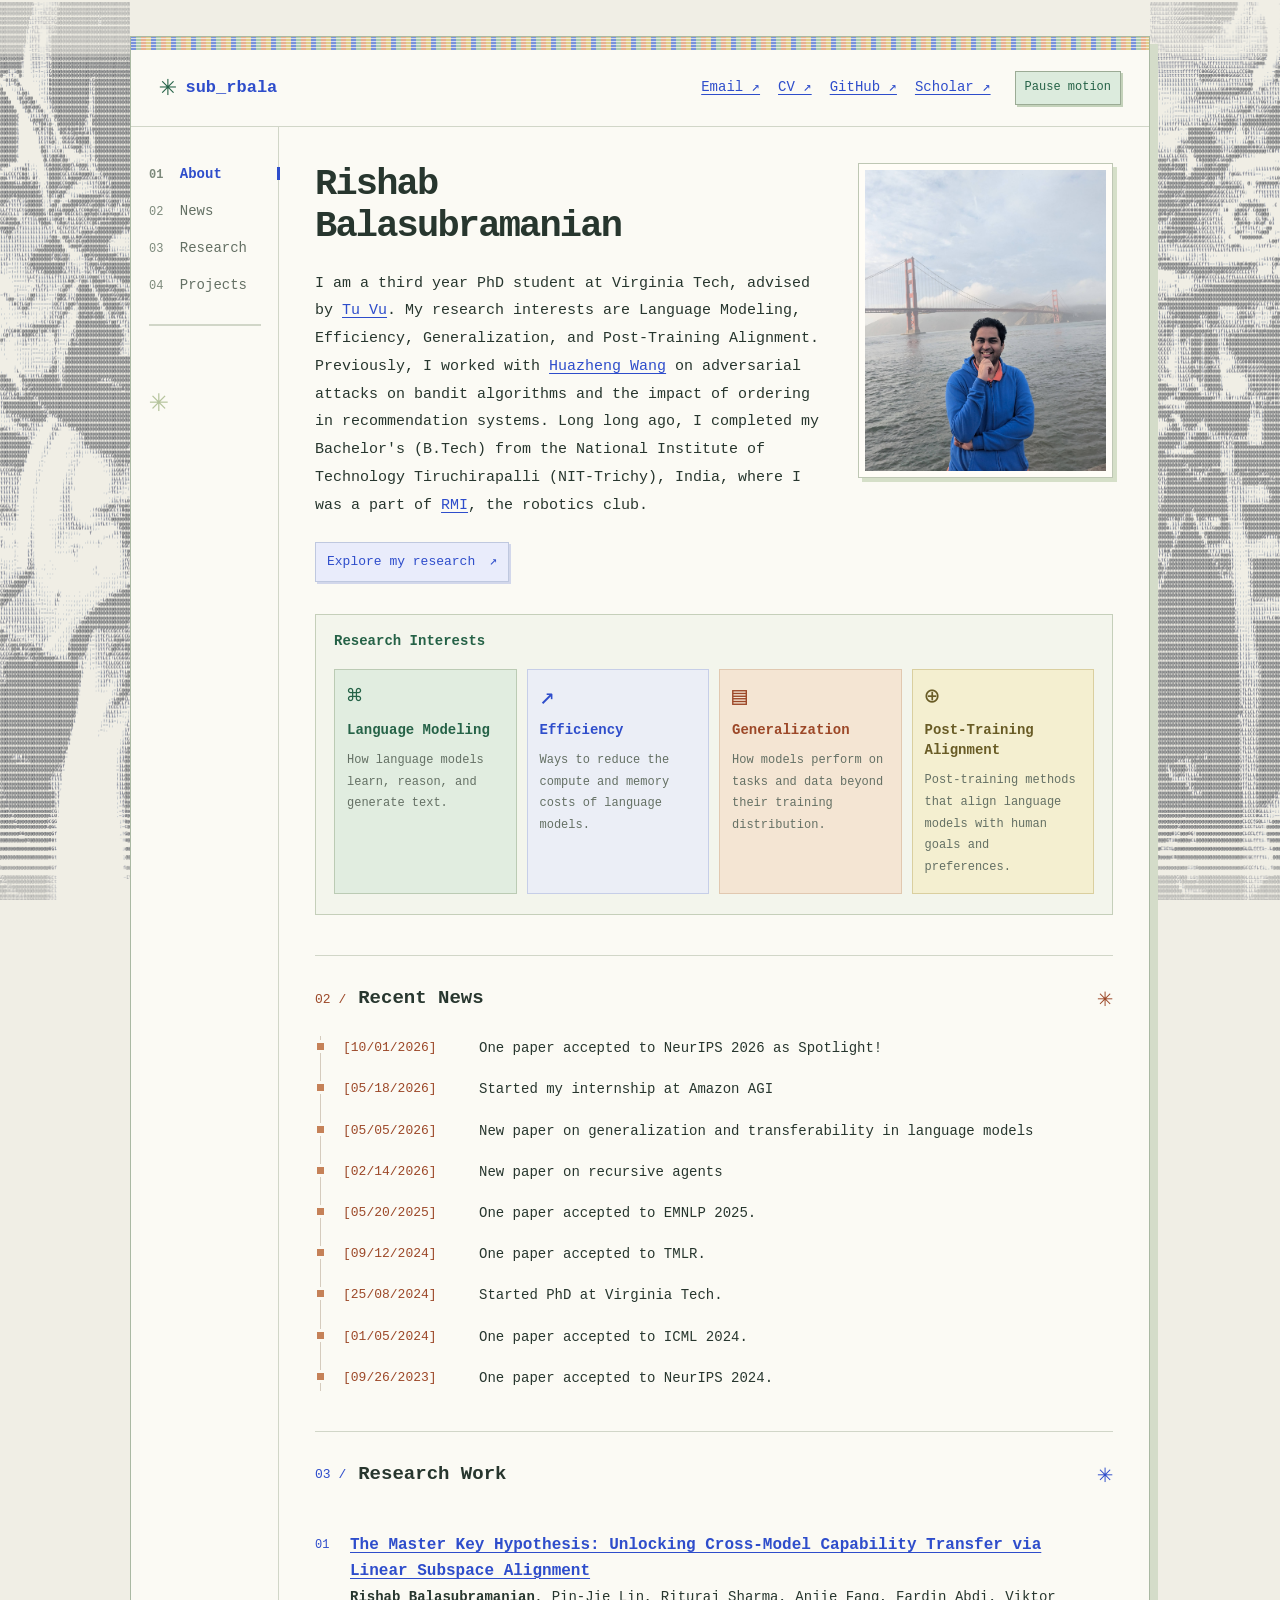
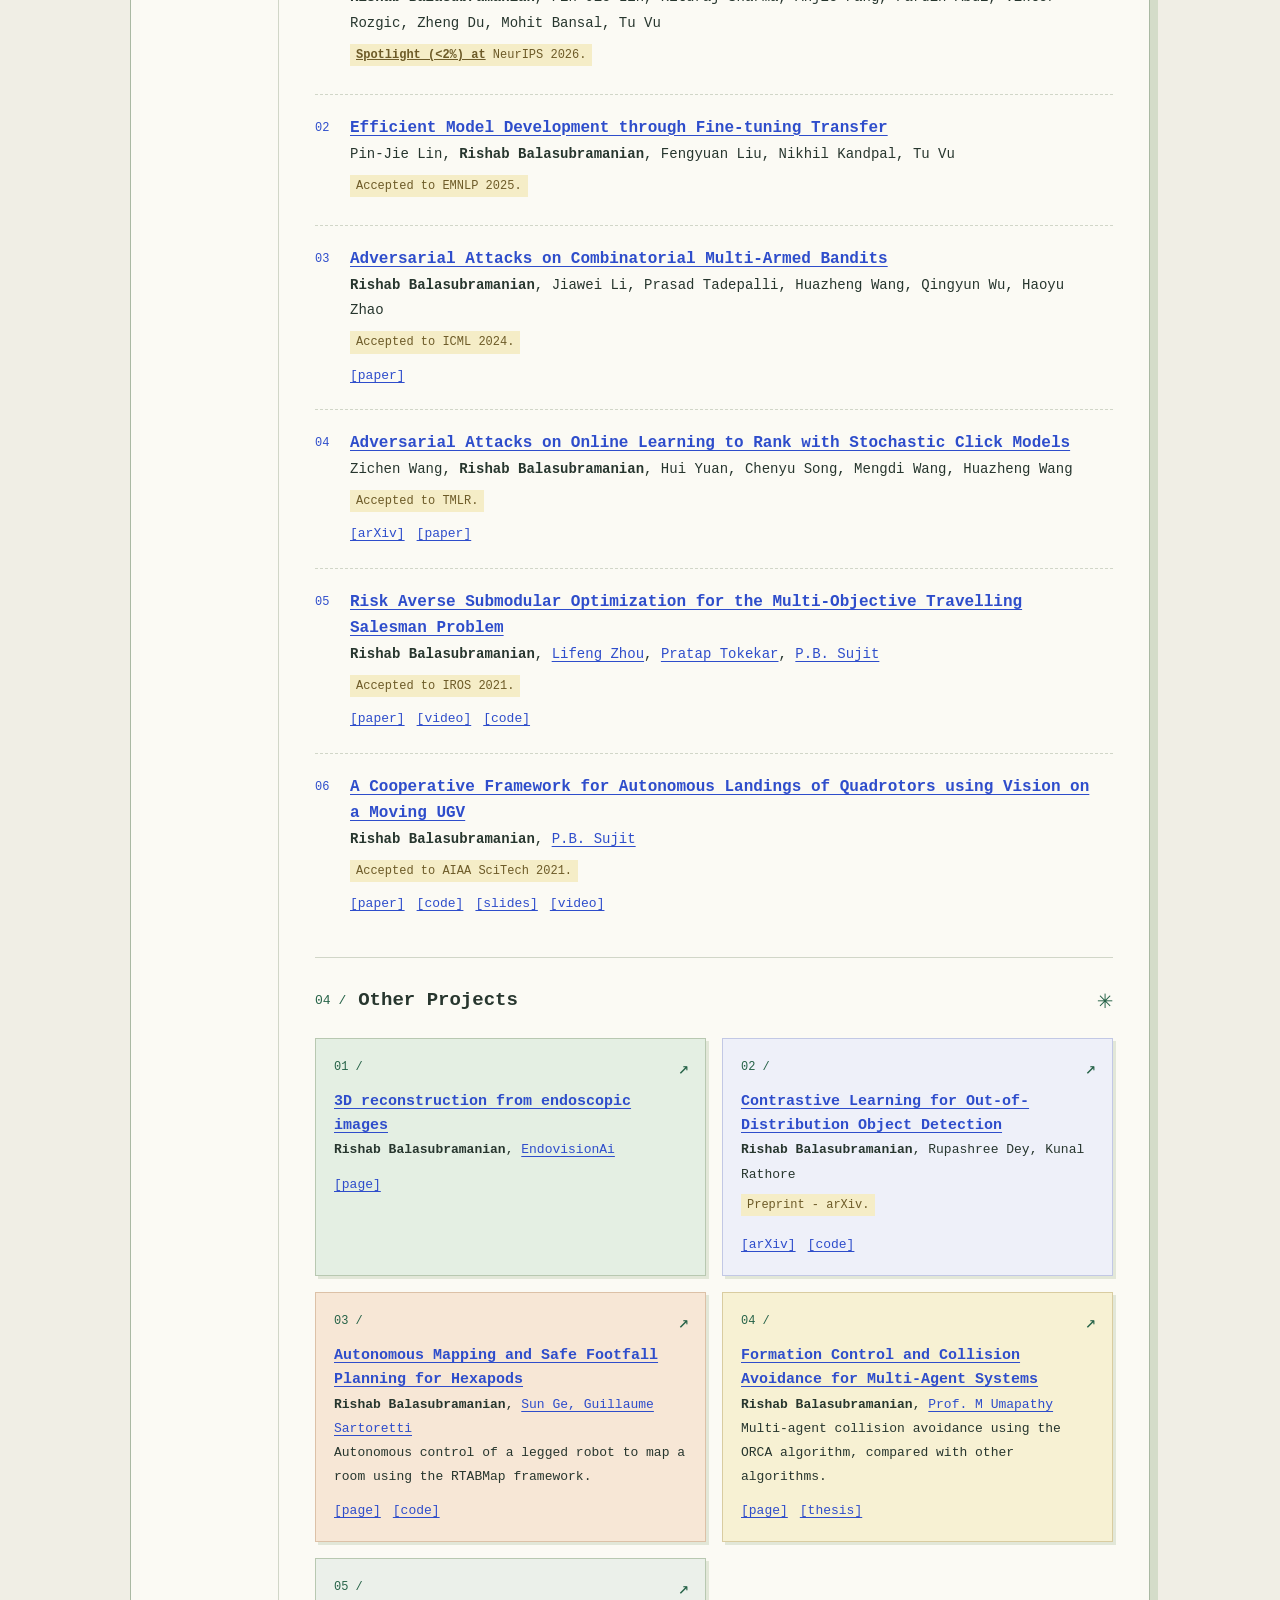
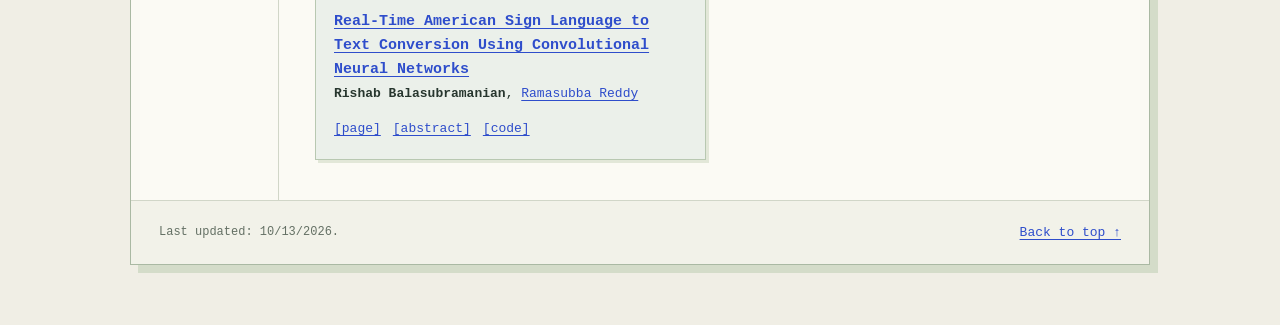
<file: index.html>
<!--
This research website pairs readable content with a full-page ASCII art gallery.
Last modified: 2026-09-30
-->
<!DOCTYPE HTML>
<html lang="en">

<head>
	<meta http-equiv="Content-Type" content="text/html; charset=UTF-8">
	<title>Rishab Balasubramanian</title>
	<meta name="author" content="Rishab Balasubramanian">
	<meta name="viewport" content="width=device-width, initial-scale=1">
	<meta name="description" content="Rishab Balasubramanian is a PhD student at Virginia Tech researching Language Modeling, Efficiency, Generalization, and Post-Training Alignment.">
	<meta name="theme-color" content="#f4f1e7">
	<link rel="stylesheet" type="text/css" href="stylesheet.css">
	<link rel="icon" type="image/svg+xml" href="images/spark.svg">
	<script src="site.js" defer></script>
</head>

<body class="home" id="top">
	<a class="skip-link" href="#main">Skip to content.</a>
	<div class="page-art" aria-hidden="true">
		<div class="gutter-art gutter-art-left"></div>
		<div class="gutter-art gutter-art-right"></div>
		<canvas id="art-background"></canvas>
	</div>
	<div class="notebook">
		<div class="signal-ribbon" aria-hidden="true"></div>
		<header class="site-header">
			<a class="wordmark" href="#top" aria-label="Rishab Balasubramanian, home">
				<span class="pixel-flower" aria-hidden="true">✳</span> sub_rbala
			</a>
			<nav class="contact-nav" aria-label="Contact and profiles">
				<a href="mailto:rishab.edu@gmail.com">Email ↗</a>
				<a href="data/Resume_TwoPage.pdf">CV ↗</a>
				<a href="https://github.com/rishabbala">GitHub ↗</a>
				<a href="https://scholar.google.com/citations?user=fiGcBQ4AAAAJ&amp;hl=en">Scholar ↗</a>
			</nav>
			<button class="motion-toggle" type="button" aria-pressed="false" hidden>Pause motion</button>
		</header>

		<div class="notebook-layout">
			<aside class="chapter-rail">
				<nav class="chapter-nav" aria-label="Page sections">
					<a class="is-active" href="#about" aria-current="location"><span>01</span> About</a>
					<a href="#news"><span>02</span> News</a>
					<a href="#research"><span>03</span> Research</a>
					<a href="#projects"><span>04</span> Projects</a>
				</nav>
				<div class="rail-progress" aria-hidden="true"><span></span></div>
				<span class="rail-spark" aria-hidden="true">✳</span>
			</aside>

			<main id="main">
				<section class="about-section" id="about" aria-labelledby="about-title">
					<div class="hero">
						<div class="hero-copy">
							<h1 id="about-title">Rishab<br>Balasubramanian</h1>
							<p class="biography">
								I am a third year PhD student at Virginia Tech, advised by
								<a href="https://tuvllms.github.io/">Tu Vu</a>. My research interests are
								Language Modeling, Efficiency, Generalization, and Post-Training Alignment.
								Previously, I worked with <a href="https://huazhengwang.github.io/">Huazheng Wang</a>
								on adversarial attacks on bandit algorithms and the impact of ordering in
								recommendation systems. Long long ago, I completed my Bachelor's (B.Tech) from
								the National Institute of Technology Tiruchirapalli (NIT-Trichy), India, where
								I was a part of <a href="http://rmi.nitt.edu/">RMI</a>, the robotics club.
							</p>
							<a class="hero-link" href="#research">Explore my research <span aria-hidden="true">↗</span></a>
						</div>
						<figure class="portrait">
							<a href="images/photo.jpg"><img class="photo" alt="Rishab in San Francisco" src="images/photo.jpg" width="360" height="450" decoding="async"></a>
						</figure>
					</div>

					<div class="research-compass">
						<div class="compass-heading"><h3>Research Interests</h3></div>
						<ul class="research-directions">
							<li>
								<span class="direction-symbol" aria-hidden="true">⌘</span>
								<h4>Language Modeling</h4>
								<p class="direction-description">How language models learn, reason, and generate text.</p>
							</li>
							<li>
								<span class="direction-symbol" aria-hidden="true">↗</span>
								<h4>Efficiency</h4>
								<p class="direction-description">Ways to reduce the compute and memory costs of language models.</p>
							</li>
							<li>
								<span class="direction-symbol" aria-hidden="true">▤</span>
								<h4>Generalization</h4>
								<p class="direction-description">How models perform on tasks and data beyond their training distribution.</p>
							</li>
							<li>
								<span class="direction-symbol" aria-hidden="true">⊕</span>
								<h4>Post-Training Alignment</h4>
								<p class="direction-description">Post-training methods that align language models with human goals and preferences.</p>
							</li>
						</ul>
					</div>
				</section>

	<section class="content-section news-section" id="news" aria-labelledby="news-title">
		<div class="section-heading">
			<span class="section-number">02 /</span><h2 id="news-title">Recent News</h2><span class="heading-mark" aria-hidden="true">✳</span>
		</div>
		<ul class="news-list">
			<li><span class="news-date">[10/01/2026]</span><span>One paper accepted to NeurIPS 2026 as Spotlight!</span></li>
			<li><span class="news-date">[05/18/2026]</span><span>Started my internship at Amazon AGI</span></li>
			<li><span class="news-date">[05/05/2026]</span><span>New paper on generalization and transferability in language models</span></li>
			<li><span class="news-date">[02/14/2026]</span><span>New paper on recursive agents</span></li>
			<li><span class="news-date">[05/20/2025]</span><span>One paper accepted to EMNLP 2025.</span></li>
			<li><span class="news-date">[09/12/2024]</span><span>One paper accepted to TMLR.</span></li>
			<li><span class="news-date">[25/08/2024]</span><span>Started PhD at Virginia Tech.</span></li>
			<li><span class="news-date">[01/05/2024]</span><span>One paper accepted to ICML 2024.</span></li>
			<li><span class="news-date">[09/26/2023]</span><span>One paper accepted to NeurIPS 2024.</span></li>
		</ul>
	</section>

	<section class="content-section research-section" id="research" aria-labelledby="research-title">
		<div class="section-heading">
			<span class="section-number">03 /</span><h2 id="research-title">Research Work</h2><span class="heading-mark" aria-hidden="true">✳</span>
		</div>

		<div class="entry">
			<p>
				<b><a href="https://arxiv.org/abs/2604.06377">The Master Key Hypothesis: Unlocking Cross-Model Capability Transfer via Linear Subspace Alignment</a></b><br>
				<b>Rishab Balasubramanian</b>, Pin-Jie Lin, Rituraj Sharma, Anjie Fang, Fardin Abdi, Viktor Rozgic, Zheng Du, Mohit Bansal, Tu Vu<br>
				<span class="meta"><b><u>Spotlight (<2%) at</u></b> NeurIPS 2026.</span><br>
			</p>
		</div>

		
		<div class="entry">
			<p>
				<b><a href="https://arxiv.org/abs/2503.20110">Efficient Model Development through Fine-tuning Transfer</a></b><br>
				Pin-Jie Lin, <b>Rishab Balasubramanian</b>, Fengyuan Liu, Nikhil Kandpal, Tu Vu<br>
				<span class="meta">Accepted to EMNLP 2025.</span><br>
			</p>
		</div>

		<div class="entry">
			<p>
				<b><a href="https://openreview.net/pdf?id=0tPBk24xNj">Adversarial Attacks on Combinatorial Multi-Armed Bandits</a></b><br>
				<b>Rishab Balasubramanian</b>, Jiawei Li, Prasad Tadepalli, Huazheng Wang, Qingyun Wu, Haoyu Zhao<br>
				<span class="meta">Accepted to ICML 2024.</span><br>
				<span class="links"><a href="https://openreview.net/pdf?id=0tPBk24xNj">[paper]</a></span>
			</p>
		</div>

		<div class="entry">
			<p>
				<b><a href="https://arxiv.org/abs/2305.19218">Adversarial Attacks on Online Learning to Rank with Stochastic Click Models</a></b><br>
				Zichen Wang, <b>Rishab Balasubramanian</b>, Hui Yuan, Chenyu Song, Mengdi Wang, Huazheng Wang<br>
				<span class="meta">Accepted to TMLR.</span><br>
				<span class="links">
					<a href="https://arxiv.org/abs/2305.19218">[arXiv]</a>
					<a href="https://openreview.net/pdf?id=BKwGowR0Bt">[paper]</a>
				</span>
			</p>
		</div>

		<div class="entry">
			<p>
				<b><a href="https://arxiv.org/abs/2011.01095">Risk Averse Submodular Optimization for the Multi-Objective Travelling Salesman Problem</a></b><br>
				<b>Rishab Balasubramanian</b>, <a href="https://lfzhou917.github.io/">Lifeng Zhou</a>,
				<a href="https://tokekar.com/">Pratap Tokekar</a>,
				<a href="https://eecs.iiserb.ac.in/faculty_profile.php?id=OQ==&amp;lname=c3VqaXQ=">P.B. Sujit</a><br>
				<span class="meta">Accepted to IROS 2021.</span><br>
				<span class="links">
					<a href="https://arxiv.org/abs/2011.01095">[paper]</a>
					<a href="https://drive.google.com/file/d/1enEaAZZIVq4uoyVOR9-MiQPVb8u8MLgB/view?usp=drive_link">[video]</a>
					<a href="https://github.com/rishabbala/Risk-Aware-TSP">[code]</a>
				</span>
			</p>
		</div>

		<div class="entry">
			<p>
				<b><a href="https://arc.aiaa.org/doi/abs/10.2514/6.2021-1880">A Cooperative Framework for Autonomous Landings of Quadrotors using Vision on a Moving UGV</a></b><br>
				<b>Rishab Balasubramanian</b>,
				<a href="https://eecs.iiserb.ac.in/faculty_profile.php?id=OQ==&amp;lname=c3VqaXQ=">P.B. Sujit</a><br>
				<span class="meta">Accepted to AIAA SciTech 2021.</span><br>
				<span class="links">
					<a href="https://arc.aiaa.org/doi/abs/10.2514/6.2021-1880">[paper]</a>
					<a href="https://github.com/Bibbidi-Babbidi-Boo/SDRE-based-Cooperative-UAV-Landing-on-High-speed-targets">[code]</a>
					<a href="https://drive.google.com/file/d/1cGH-qz4Ma5or8YGSOUNxVn9yl9IOdUs9/view?usp=drive_link">[slides]</a>
					<a href="https://drive.google.com/file/d/1xKIcKVUNTNxpr2m7UbXNa72MOtT5KCh7/view?usp=drive_link">[video]</a>
				</span>
			</p>
		</div>
	</section>

	<section class="content-section projects-section" id="projects" aria-labelledby="projects-title">
		<div class="section-heading">
			<span class="section-number">04 /</span><h2 id="projects-title">Other Projects</h2><span class="heading-mark" aria-hidden="true">✳</span>
		</div>
		<div class="project-grid">

		<div class="entry">
			<p>
				<b><a href="webpages/3d_recon.html">3D reconstruction from endoscopic images</a></b><br>
				<b>Rishab Balasubramanian</b>, <a href="https://endovisionai.com/">EndovisionAi</a><br>
				<span class="links"><a href="webpages/3d_recon.html">[page]</a></span>
			</p>
		</div>

		<div class="entry">
			<p>
				<b><a href="https://arxiv.org/abs/2208.06083">Contrastive Learning for Out-of-Distribution Object Detection</a></b><br>
				<b>Rishab Balasubramanian</b>, Rupashree Dey, Kunal Rathore<br>
				<span class="meta">Preprint - arXiv.</span><br>
				<span class="links">
					<a href="https://arxiv.org/abs/2208.06083">[arXiv]</a>
					<a href="https://github.com/rishabbala/Contrastive_Learning_For_Object_Detection">[code]</a>
				</span>
			</p>
		</div>

		<div class="entry">
			<p>
				<b><a href="webpages/rtabmap.html">Autonomous Mapping and Safe Footfall Planning for Hexapods</a></b><br>
				<b>Rishab Balasubramanian</b>, <a href="https://www.marmotlab.org/people.html">Sun Ge, Guillaume Sartoretti</a><br>
				Autonomous control of a legged robot to map a room using the RTABMap framework.<br>
				<span class="links">
					<a href="webpages/rtabmap.html">[page]</a>
					<a href="https://github.com/Bibbidi-Babbidi-Boo/Hexapod-SLAM">[code]</a>
				</span>
			</p>
		</div>

		<div class="entry">
			<p>
				<b><a href="webpages/orca.html">Formation Control and Collision Avoidance for Multi-Agent Systems</a></b><br>
				<b>Rishab Balasubramanian</b>, <a href="https://www.nitt.edu/home/academics/departments/ice/faculty/professors/umapathy/">Prof. M Umapathy</a><br>
				Multi-agent collision avoidance using the ORCA algorithm, compared with other algorithms.<br>
				<span class="links">
					<a href="webpages/orca.html">[page]</a>
					<a href="https://github.com/Bibbidi-Babbidi-Boo/Swarm_formation_control/blob/master/main.pdf">[thesis]</a>
				</span>
			</p>
		</div>

		<div class="entry">
			<p>
				<b><a href="webpages/asl.html">Real-Time American Sign Language to Text Conversion Using Convolutional Neural Networks</a></b><br>
				<b>Rishab Balasubramanian</b>, <a href="http://apm.iitm.ac.in/biomedical/prof.Reddy/index.html">Ramasubba Reddy</a><br>
				<span class="links">
					<a href="webpages/asl.html">[page]</a>
					<a href="https://drive.google.com/file/d/1RuTZp9CnLjQAjBO49qSd_nImj2liiyG4/view?usp=sharing">[abstract]</a>
					<a href="https://github.com/Bibbidi-Babbidi-Boo/ASL-Text-Converter">[code]</a>
				</span>
			</p>
		</div>
		</div>
	</section>
			</main>
		</div>

		<footer class="site-footer">
			<p class="caption">Last updated: 10/13/2026.</p>
			<nav class="footer-links" aria-label="Footer links">
				<a href="#top">Back to top ↑</a>
			</nav>
		</footer>
	</div>
</body>

</html>
</file>
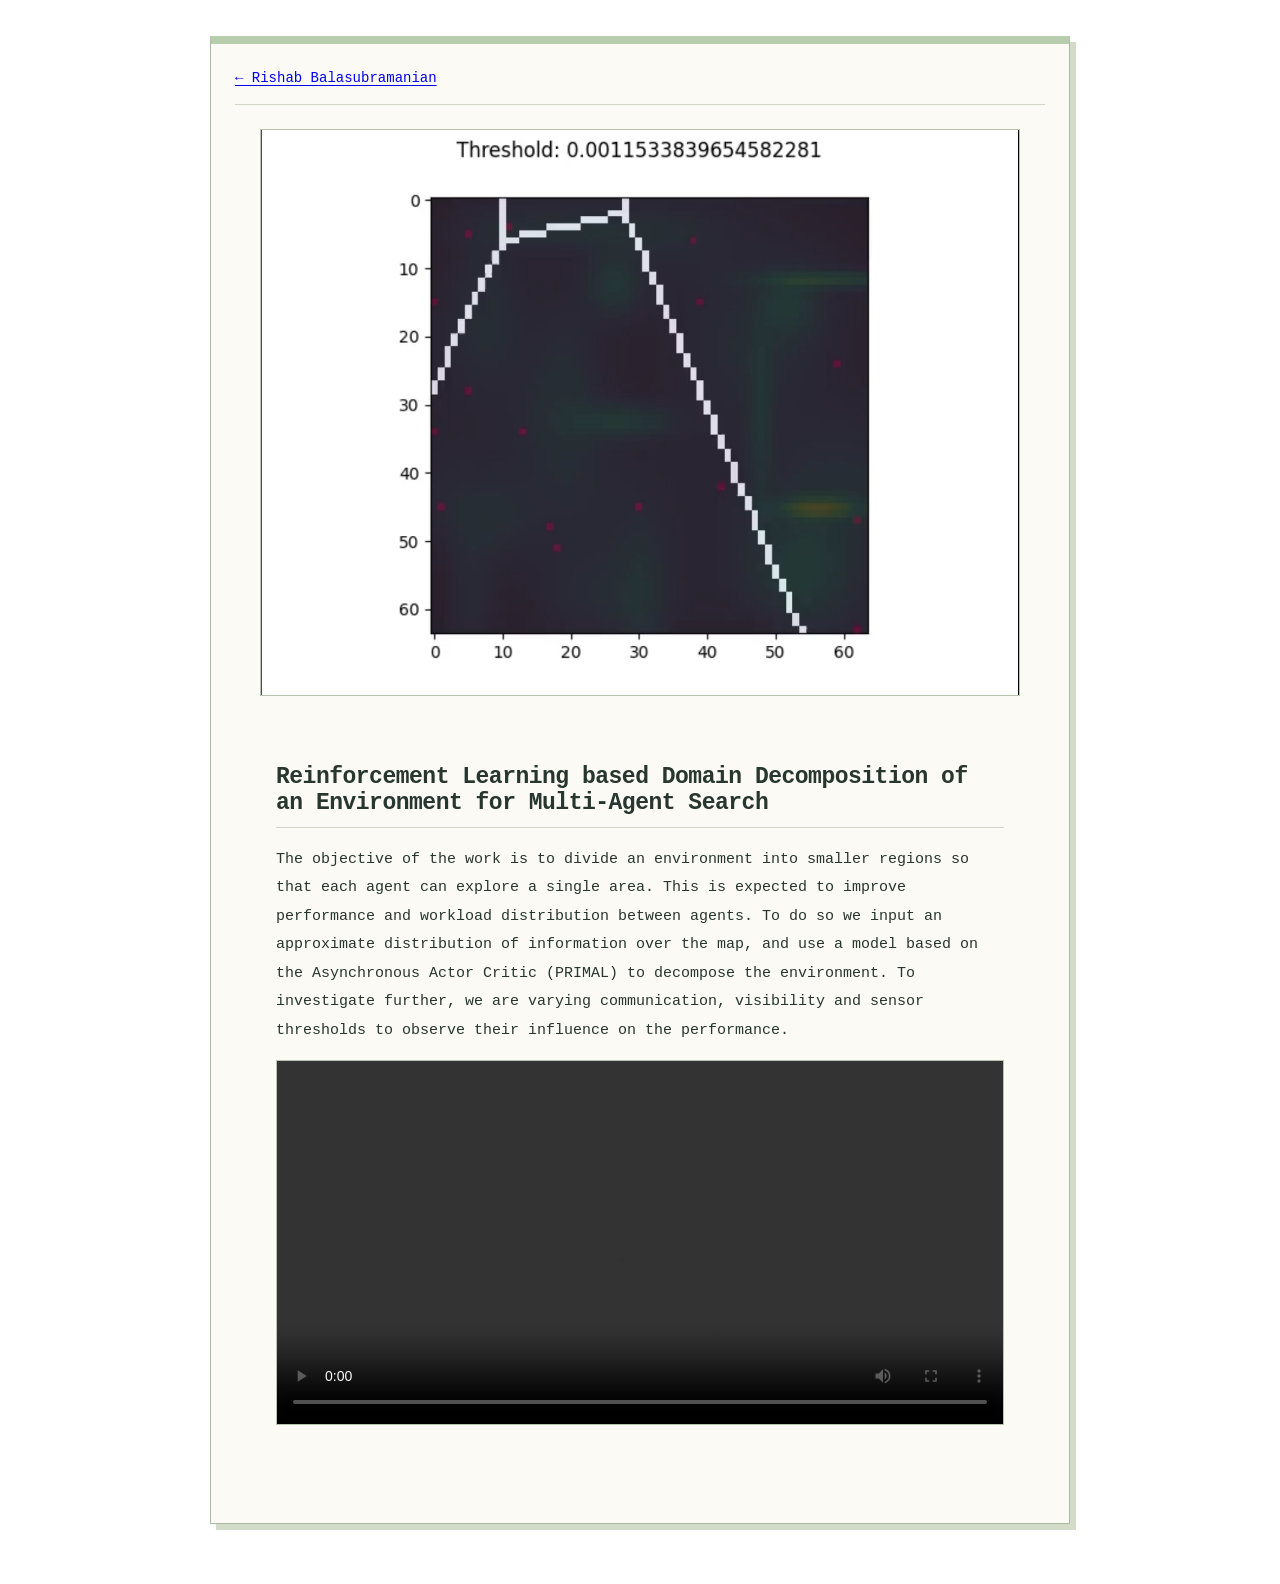
<file: webpages/decomp.html>
<!DOCTYPE html>
<html lang="en">
<title>RL-Decomposition</title>
<meta charset="UTF-8">
<meta name="viewport" content="width=device-width, initial-scale=1">
<link rel="stylesheet" href="https://www.w3schools.com/w3css/4/w3.css">
<link rel="stylesheet" href="https://fonts.googleapis.com/css?family=Lato">
<link rel="stylesheet" href="https://cdnjs.cloudflare.com/ajax/libs/font-awesome/4.7.0/css/font-awesome.min.css">
<link rel="stylesheet" href="../stylesheet.css">
<link rel="icon" type="image/svg+xml" href="../images/spark.svg">
<script src="../site.js" defer></script>
<style>
body {font-family: "Lato", sans-serif}
.mySlides {display: none}
</style><style>
body {
  background: #fff;
  color: #000;
  font-family: "SFMono-Regular", Menlo, Consolas, "Liberation Mono", "DejaVu Sans Mono", "Courier New", monospace;
  font-size: 17px;
  line-height: 1.55;
}
.w3-content { margin-top: 8px; }
.w3-center, h1, h3 { text-align: left; }
h1, h3 { font-size: 17px; font-weight: bold; margin: 1.2em 0 0.6em; }
img, video { max-width: 100%; border: 1px solid #000; }
a { color: #0000ee; }
</style>
<body>
  <div class="page-art" aria-hidden="true">
    <div class="gutter-art gutter-art-left"></div>
    <div class="gutter-art gutter-art-right"></div>
    <canvas id="art-background"></canvas>
  </div>
  <div class="notebook">

<!-- Subpage top bar -->
<div class="subnav">
  <a href="../index.html">&larr; Rishab Balasubramanian</a>
</div>

<!-- Page content -->
<div class="w3-content" style="max-width:760px;margin-top:24px">

  <!-- Automatic Slideshow Images -->

  <div class="mySlides w3-display-container w3-center">
    <img src="../images/decomp1.png" style="width:100%">
    <div class="w3-display-bottommiddle w3-container w3-text-white w3-padding-32 w3-hide-small">
    </div>
  </div>
  <div class="mySlides w3-display-container w3-center">
    <img src="../images/decomp2.png" style="width:100%">
    <div class="w3-display-bottommiddle w3-container w3-text-white w3-padding-32 w3-hide-small">
    </div>
  </div>


  <!-- The Content Section -->
  <div class="w3-container w3-content w3-center w3-padding-64" style="max-width:1500px" id="band">
    <h1 class="w3">Reinforcement Learning based Domain Decomposition of an Environment for Multi-Agent Search</h2>
    <h3><p class="w3">The objective of the work is to divide an environment into smaller regions so that each agent can explore a single area. This is expected to improve performance and workload distribution between agents. To do so we input an approximate distribution of information over the map, and use a model based on the Asynchronous Actor Critic (PRIMAL) to decompose the environment. To investigate further, we are varying communication, visibility and sensor thresholds to observe their influence on the performance. </p></h3>

  <video width="100%" controls>
    <source src="../images/decomp1.mp4" type="video/mp4">
    Your browser does not support HTML video.
  </video>



<!-- End Page Content -->
</div>
  </div>

<!-- Image of location/map -->
<!-- <img src="/w3images/map.jpg" class="w3-image w3-greyscale-min" style="width:100%"> -->

<script>
// Automatic Slideshow - change image every 4 seconds
var myIndex = 0;
carousel();

function carousel() {
  var i;
  var x = document.getElementsByClassName("mySlides");
  for (i = 0; i < x.length; i++) {
    x[i].style.display = "none";
  }
  myIndex++;
  if (myIndex > x.length) {myIndex = 1}
  x[myIndex-1].style.display = "block";
  setTimeout(carousel, 4000);
}

// Used to toggle the menu on small screens when clicking on the menu button
function myFunction() {
  var x = document.getElementById("navDemo");
  if (x.className.indexOf("w3-show") == -1) {
    x.className += " w3-show";
  } else {
    x.className = x.className.replace(" w3-show", "");
  }
}

// When the user clicks anywhere outside of the modal, close it
var modal = document.getElementById('ticketModal');
window.onclick = function(event) {
  if (event.target == modal) {
    modal.style.display = "none";
  }
}
</script>

</body>
</html>
</file>
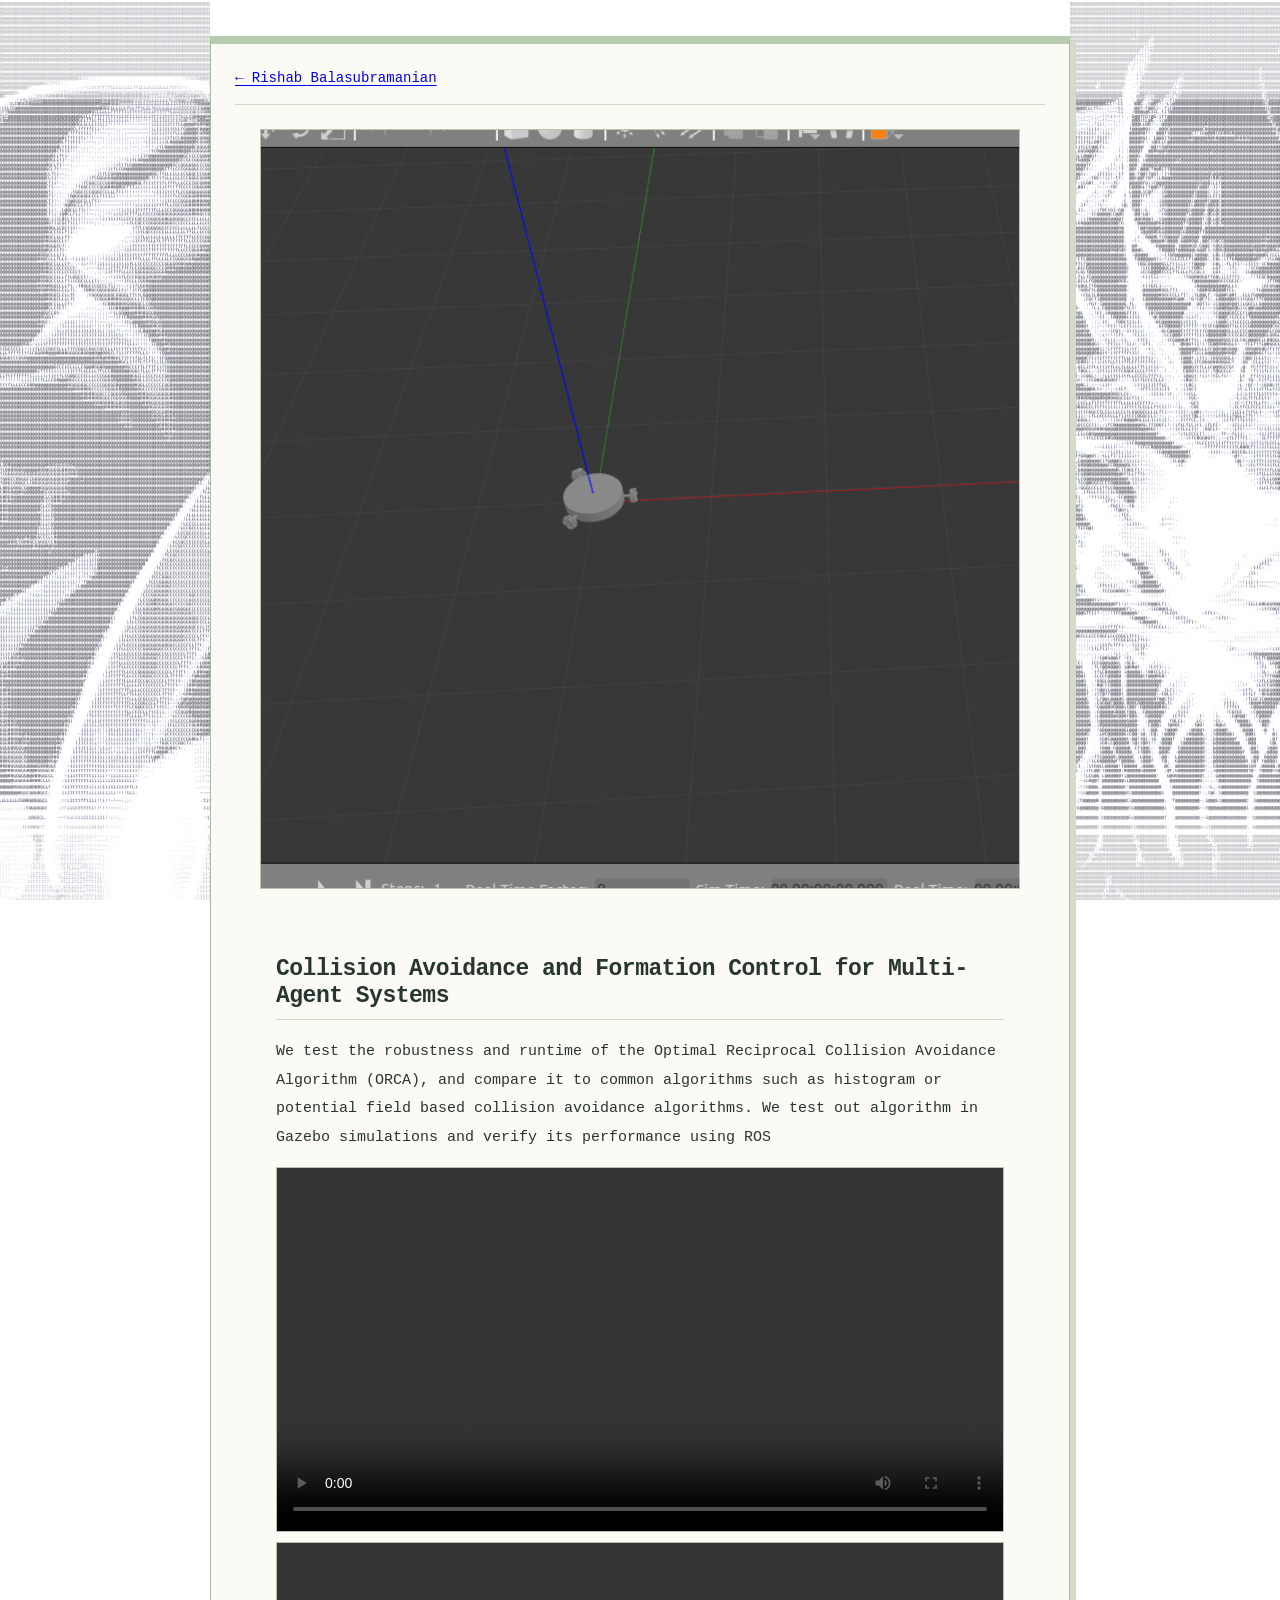
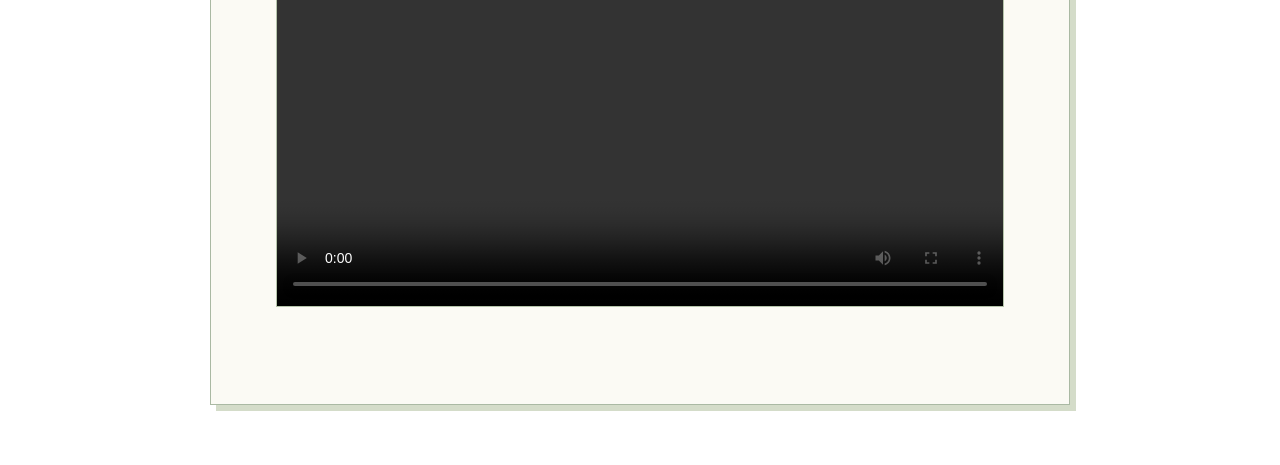
<file: webpages/orca.html>
<!DOCTYPE html>
<html lang="en">
<title>ORCA</title>
<meta charset="UTF-8">
<meta name="viewport" content="width=device-width, initial-scale=1">
<link rel="stylesheet" href="https://www.w3schools.com/w3css/4/w3.css">
<link rel="stylesheet" href="https://fonts.googleapis.com/css?family=Lato">
<link rel="stylesheet" href="https://cdnjs.cloudflare.com/ajax/libs/font-awesome/4.7.0/css/font-awesome.min.css">
<link rel="stylesheet" href="../stylesheet.css">
<link rel="icon" type="image/svg+xml" href="../images/spark.svg">
<script src="../site.js" defer></script>
<style>
body {font-family: "Lato", sans-serif}
.mySlides {display: none}
</style><style>
body {
  background: #fff;
  color: #000;
  font-family: "SFMono-Regular", Menlo, Consolas, "Liberation Mono", "DejaVu Sans Mono", "Courier New", monospace;
  font-size: 17px;
  line-height: 1.55;
}
.w3-content { margin-top: 8px; }
.w3-center, h1, h3 { text-align: left; }
h1, h3 { font-size: 17px; font-weight: bold; margin: 1.2em 0 0.6em; }
img, video { max-width: 100%; border: 1px solid #000; }
a { color: #0000ee; }
</style>
<body>
  <div class="page-art" aria-hidden="true">
    <div class="gutter-art gutter-art-left"></div>
    <div class="gutter-art gutter-art-right"></div>
    <canvas id="art-background"></canvas>
  </div>
  <div class="notebook">

<!-- Subpage top bar -->
<div class="subnav">
  <a href="../index.html">&larr; Rishab Balasubramanian</a>
</div>

<!-- Page content -->
<div class="w3-content" style="max-width:760px;margin-top:24px">

  <!-- Automatic Slideshow Images -->
  <div class="mySlides w3-display-container w3-center">
    <img src="../images/orca1.png" style="width:100%">
    <div class="w3-display-bottommiddle w3-container w3-text-white w3-padding-32 w3-hide-small">
    </div>
  </div>
  <div class="mySlides w3-display-container w3-center">
    <img src="../images/orca2.png" style="width:100%">
    <div class="w3-display-bottommiddle w3-container w3-text-white w3-padding-32 w3-hide-small">
    </div>
  </div>
  <div class="mySlides w3-display-container w3-center">
    <img src="../images/orca3.png" style="width:100%">
    <div class="w3-display-bottommiddle w3-container w3-text-white w3-padding-32 w3-hide-small">
    </div>
  </div>
  <div class="mySlides w3-display-container w3-center">
    <img src="../images/orca4.png" style="width:100%">
    <div class="w3-display-bottommiddle w3-container w3-text-white w3-padding-32 w3-hide-small">
    </div>
  </div>

  <!-- The Content Section -->
  <div class="w3-container w3-content w3-center w3-padding-64" style="max-width:1500px" id="band">
    <h1 class="w3">Collision Avoidance and Formation Control for Multi-Agent Systems</h1>
    <h3><p class="w3">We test the robustness and runtime of the Optimal Reciprocal Collision Avoidance Algorithm (ORCA), and compare it to common algorithms such as histogram or potential field based collision avoidance algorithms. We test out algorithm in Gazebo simulations and verify its performance using ROS</p></h3>

  <video width="100%" controls>
    <source src="../images/6_bot.mp4" type="video/mp4">
    <!-- <source src="mov_bbb.ogg" type="video/ogg"> -->
    Your browser does not support HTML video.
  </video>
  <br>
  <video width="100%" controls>
    <source src="../images/4_bot.mp4" type="video/mp4">
    <!-- <source src="mov_bbb.ogg" type="video/ogg"> -->
    Your browser does not support HTML video.
  </video>


<!-- End Page Content -->
</div>
  </div>

<!-- Image of location/map -->
<!-- <img src="/w3images/map.jpg" class="w3-image w3-greyscale-min" style="width:100%"> -->

<script>
// Automatic Slideshow - change image every 4 seconds
var myIndex = 0;
carousel();

function carousel() {
  var i;
  var x = document.getElementsByClassName("mySlides");
  for (i = 0; i < x.length; i++) {
    x[i].style.display = "none";
  }
  myIndex++;
  if (myIndex > x.length) {myIndex = 1}
  x[myIndex-1].style.display = "block";
  setTimeout(carousel, 4000);
}

// Used to toggle the menu on small screens when clicking on the menu button
function myFunction() {
  var x = document.getElementById("navDemo");
  if (x.className.indexOf("w3-show") == -1) {
    x.className += " w3-show";
  } else {
    x.className = x.className.replace(" w3-show", "");
  }
}

// When the user clicks anywhere outside of the modal, close it
var modal = document.getElementById('ticketModal');
window.onclick = function(event) {
  if (event.target == modal) {
    modal.style.display = "none";
  }
}
</script>

</body>
</html>
</file>
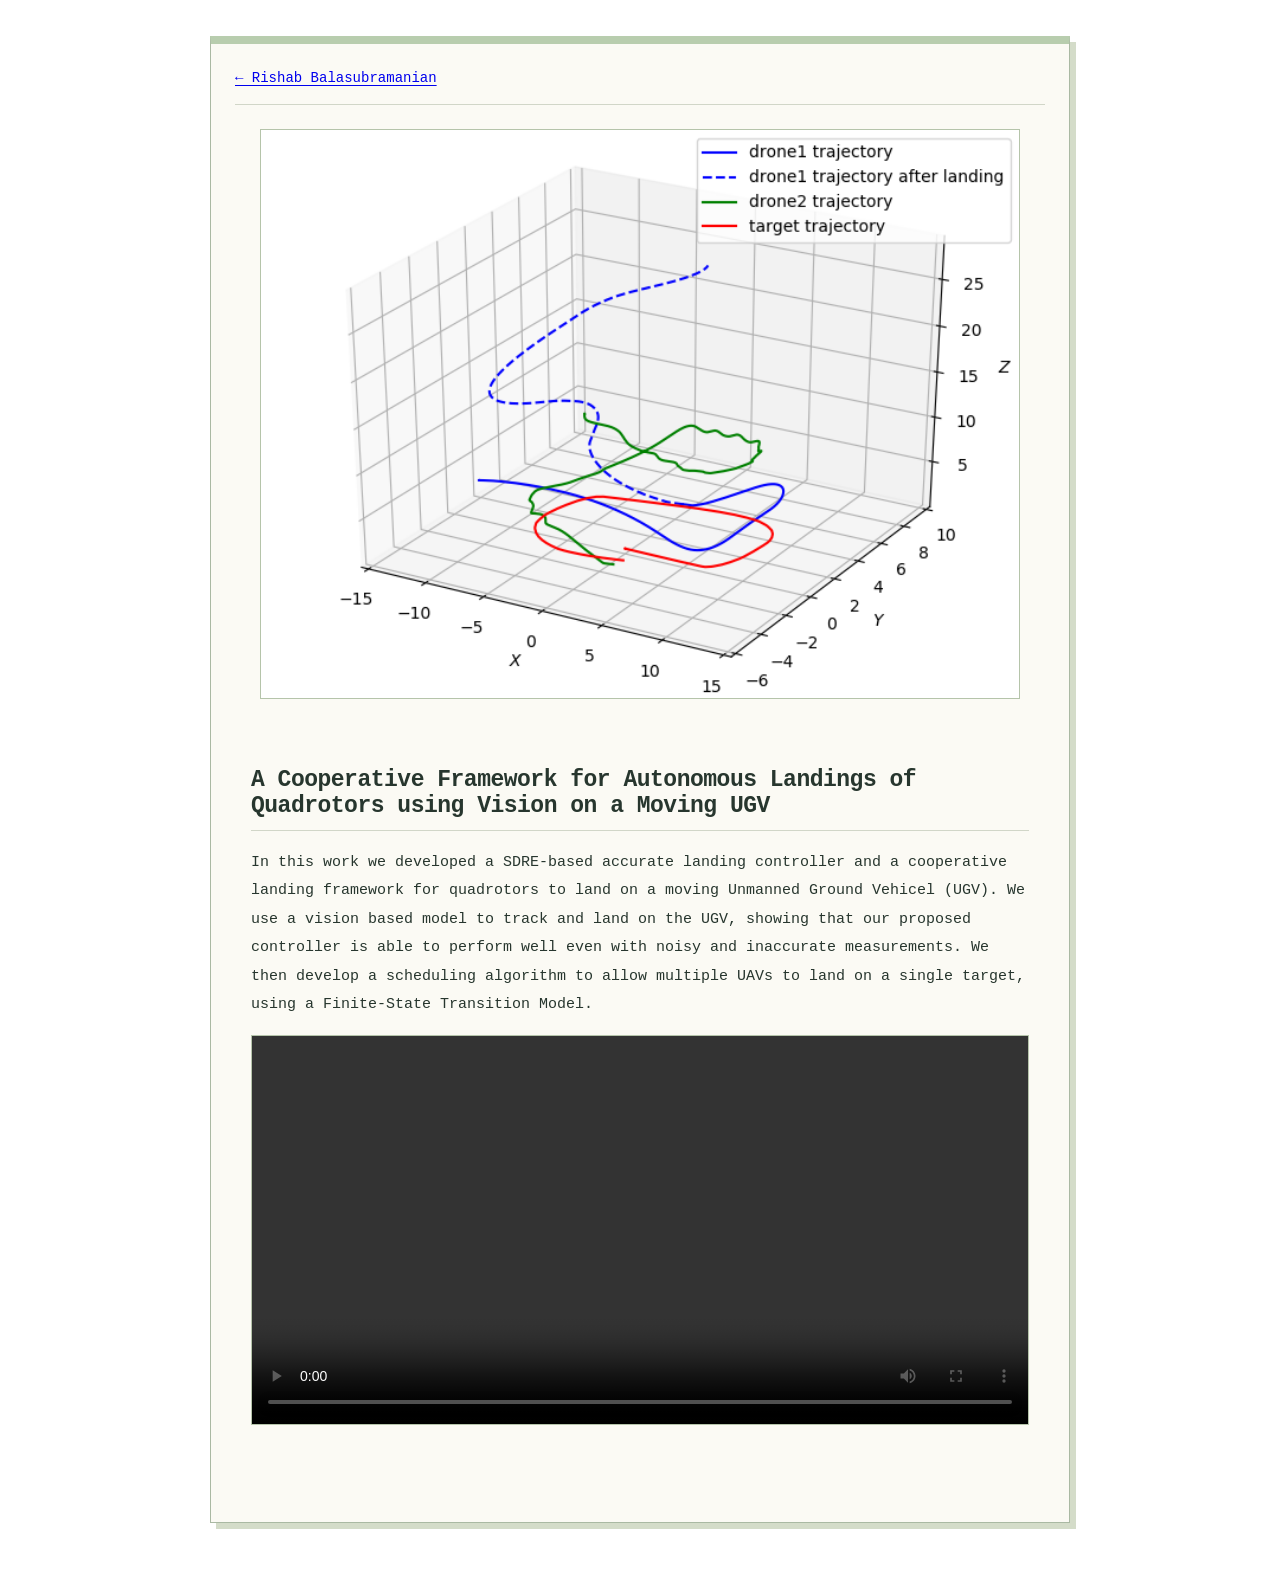
<file: webpages/sdre.html>
<!DOCTYPE html>
<html lang="en">
<title>SDRE Landing</title>
<meta charset="UTF-8">
<meta name="viewport" content="width=device-width, initial-scale=1">
<link rel="stylesheet" href="https://www.w3schools.com/w3css/4/w3.css">
<link rel="stylesheet" href="https://fonts.googleapis.com/css?family=Lato">
<link rel="stylesheet" href="https://cdnjs.cloudflare.com/ajax/libs/font-awesome/4.7.0/css/font-awesome.min.css">
<link rel="stylesheet" href="../stylesheet.css">
<link rel="icon" type="image/svg+xml" href="../images/spark.svg">
<script src="../site.js" defer></script>
<style>
body {font-family: "Lato", sans-serif}
.mySlides {display: none}
</style><style>
body {
  background: #fff;
  color: #000;
  font-family: "SFMono-Regular", Menlo, Consolas, "Liberation Mono", "DejaVu Sans Mono", "Courier New", monospace;
  font-size: 17px;
  line-height: 1.55;
}
.w3-content { margin-top: 8px; }
.w3-center, h1, h3 { text-align: left; }
h1, h3 { font-size: 17px; font-weight: bold; margin: 1.2em 0 0.6em; }
img, video { max-width: 100%; border: 1px solid #000; }
a { color: #0000ee; }
</style>
<body>
  <div class="page-art" aria-hidden="true">
    <div class="gutter-art gutter-art-left"></div>
    <div class="gutter-art gutter-art-right"></div>
    <canvas id="art-background"></canvas>
  </div>
  <div class="notebook">

<!-- Subpage top bar -->
<div class="subnav">
  <a href="../index.html">&larr; Rishab Balasubramanian</a>
</div>

<!-- Page content -->
<div class="w3-content" style="max-width:760px;margin-top:24px">

  <!-- Automatic Slideshow Images -->
  <div class="mySlides w3-display-container w3-center">
    <img src="../images/sdre1.png" style="width:100%">
    <div class="w3-display-bottommiddle w3-container w3-text-white w3-padding-32 w3-hide-small">
    </div>
  </div>
  <div class="mySlides w3-display-container w3-center">
    <img src="../images/sdre2.png" style="width:100%">
    <div class="w3-display-bottommiddle w3-container w3-text-white w3-padding-32 w3-hide-small">
    </div>
  </div>
  <div class="mySlides w3-display-container w3-center">
    <img src="../images/sdre3.png" style="width:100%">
    <div class="w3-display-bottommiddle w3-container w3-text-white w3-padding-32 w3-hide-small">
    </div>
  </div>
  <!-- <div class="mySlides w3-display-container w3-center">
    <img src="../images/sdre4.png" style="width:100%">
    <div class="w3-display-bottommiddle w3-container w3-text-white w3-padding-32 w3-hide-small">
    </div> -->
  </div>

  <!-- The Content Section -->
  <div class="w3-container w3-content w3-center w3-padding-64" style="max-width:1500px" id="band">
    <h1 class="w3">A Cooperative Framework for Autonomous Landings of Quadrotors using Vision on a Moving UGV</h1>
    <h3><p class="w3">In this work we developed a SDRE-based accurate landing controller and a cooperative landing framework for quadrotors to land on a moving Unmanned Ground Vehicel (UGV). We use a vision based model to track and land on the UGV, showing that our proposed controller is able to perform well even with noisy and inaccurate measurements. We then develop a scheduling algorithm to allow multiple UAVs to land on a single target, using a Finite-State Transition Model.</p></h3>

  <video width="100%" controls>
    <source src="../images/sdre.mp4" type="video/mp4">
    <!-- <source src="mov_bbb.ogg" type="video/ogg"> -->
    Your browser does not support HTML video.
  </video>


<!-- End Page Content -->
</div>
  </div>

<!-- Image of location/map -->
<!-- <img src="/w3images/map.jpg" class="w3-image w3-greyscale-min" style="width:100%"> -->

<script>
// Automatic Slideshow - change image every 4 seconds
var myIndex = 0;
carousel();

function carousel() {
  var i;
  var x = document.getElementsByClassName("mySlides");
  for (i = 0; i < x.length; i++) {
    x[i].style.display = "none";
  }
  myIndex++;
  if (myIndex > x.length) {myIndex = 1}
  x[myIndex-1].style.display = "block";
  setTimeout(carousel, 4000);
}

// Used to toggle the menu on small screens when clicking on the menu button
function myFunction() {
  var x = document.getElementById("navDemo");
  if (x.className.indexOf("w3-show") == -1) {
    x.className += " w3-show";
  } else {
    x.className = x.className.replace(" w3-show", "");
  }
}

// When the user clicks anywhere outside of the modal, close it
var modal = document.getElementById('ticketModal');
window.onclick = function(event) {
  if (event.target == modal) {
    modal.style.display = "none";
  }
}
</script>

</body>
</html>
</file>
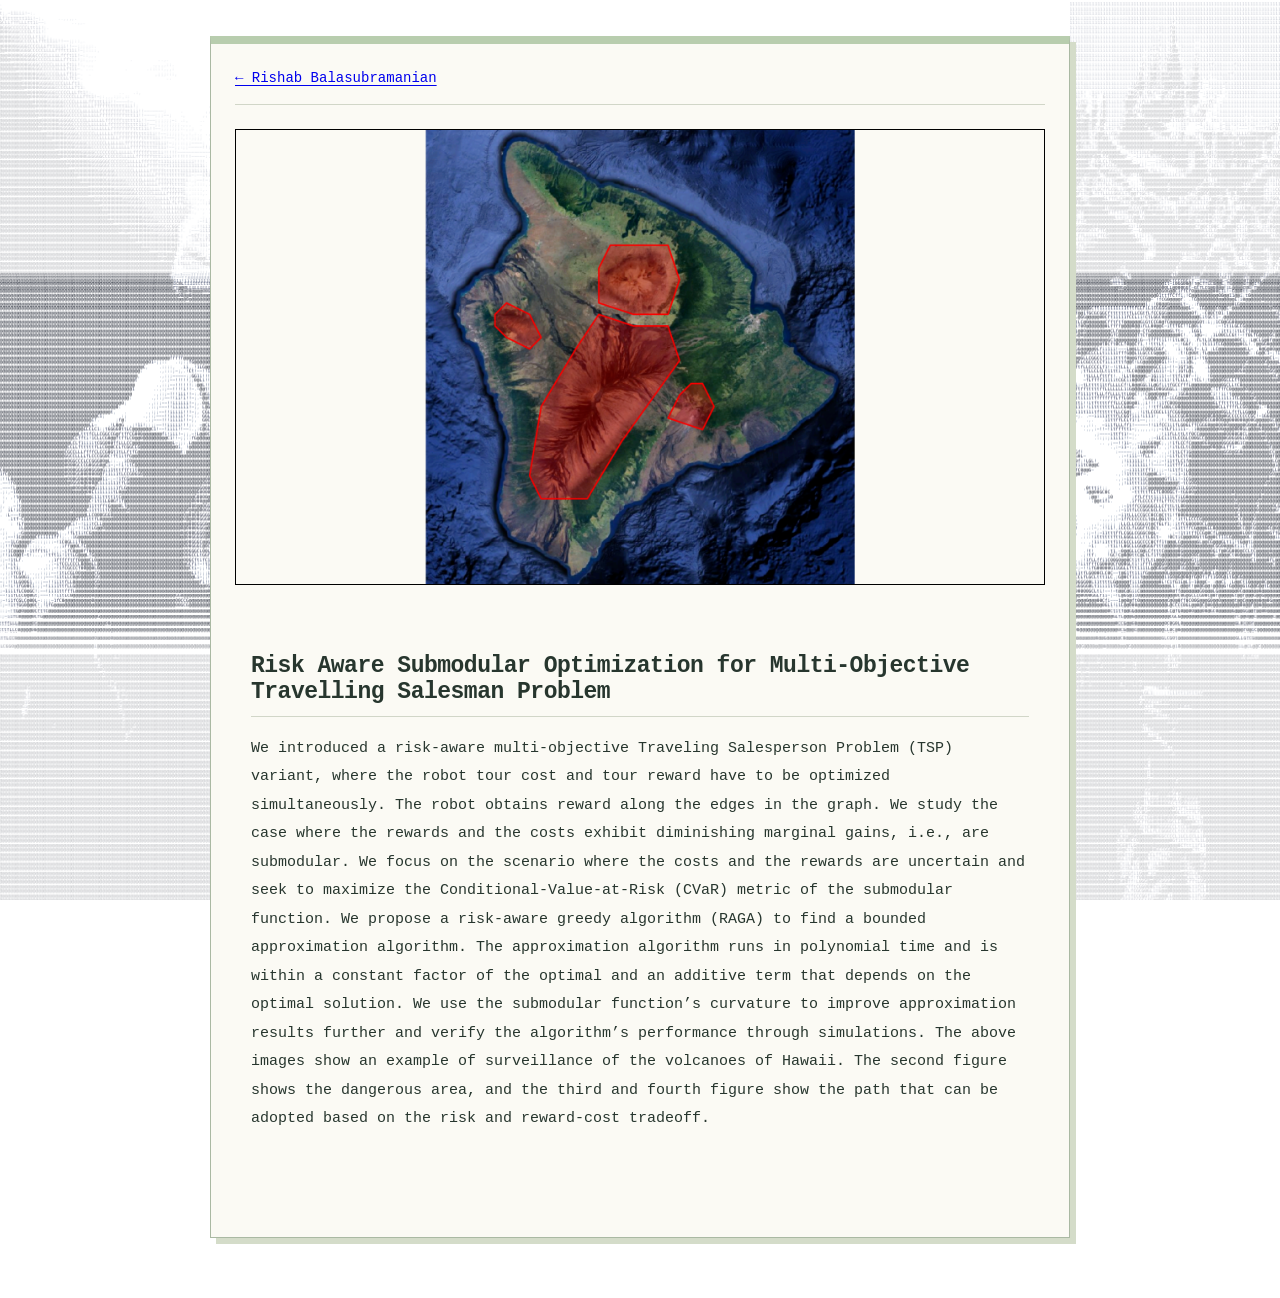
<file: webpages/tsp.html>
<!DOCTYPE html>
<html lang="en">
<title>Risk Aware TSP</title>
<meta charset="UTF-8">
<meta name="viewport" content="width=device-width, initial-scale=1">
<link rel="stylesheet" href="https://www.w3schools.com/w3css/4/w3.css">
<link rel="stylesheet" href="https://fonts.googleapis.com/css?family=Lato">
<link rel="stylesheet" href="https://cdnjs.cloudflare.com/ajax/libs/font-awesome/4.7.0/css/font-awesome.min.css">
<link rel="stylesheet" href="../stylesheet.css">
<link rel="icon" type="image/svg+xml" href="../images/spark.svg">
<script src="../site.js" defer></script>
<style>
body {font-family: "Lato", sans-serif}
.mySlides {display: none}
</style><style>
body {
  background: #fff;
  color: #000;
  font-family: "SFMono-Regular", Menlo, Consolas, "Liberation Mono", "DejaVu Sans Mono", "Courier New", monospace;
  font-size: 17px;
  line-height: 1.55;
}
.w3-content { margin-top: 8px; }
.w3-center, h1, h3 { text-align: left; }
h1, h3 { font-size: 17px; font-weight: bold; margin: 1.2em 0 0.6em; }
img, video { max-width: 100%; border: 1px solid #000; }
a { color: #0000ee; }
</style>
<body>
  <div class="page-art" aria-hidden="true">
    <div class="gutter-art gutter-art-left"></div>
    <div class="gutter-art gutter-art-right"></div>
    <canvas id="art-background"></canvas>
  </div>
  <div class="notebook">

<!-- Subpage top bar -->
<div class="subnav">
  <a href="../index.html">&larr; Rishab Balasubramanian</a>
</div>

<!-- Page content -->
<div class="w3-content" style="max-width:760px;margin-top:24px">

  <!-- Automatic Slideshow Images -->
  <!-- <div class="mySlides w3-display-container w3-center">
    <img src="../images/tsp1.png" style="width:100%">
    <div class="w3-display-bottommiddle w3-container w3-text-white w3-padding-32 w3-hide-small">
    </div> -->
  </div>
  <div class="mySlides w3-display-container w3-center">
    <img src="../images/tsp4.png" style="width:100%">
    <div class="w3-display-bottommiddle w3-container w3-text-white w3-padding-32 w3-hide-small">
    </div>
  </div>
  <div class="mySlides w3-display-container w3-center">
    <img src="../images/tsp2.png" style="width:100%">
    <div class="w3-display-bottommiddle w3-container w3-text-white w3-padding-32 w3-hide-small">
    </div>
  </div>
  <div class="mySlides w3-display-container w3-center">
    <img src="../images/tsp3.png" style="width:100%">
    <div class="w3-display-bottommiddle w3-container w3-text-white w3-padding-32 w3-hide-small">
    </div>
  </div>

  <!-- The Content Section -->
  <div class="w3-container w3-content w3-center w3-padding-64" style="max-width:1500px" id="band">
    <h1 class="w3">Risk Aware Submodular Optimization for Multi-Objective Travelling Salesman Problem</h2>
    <h3><p class="w3">We introduced a risk-aware multi-objective Traveling Salesperson Problem (TSP) variant, where the robot tour
cost and tour reward have to be optimized simultaneously. The robot obtains reward along the edges in the graph. We study the case where the rewards and the costs exhibit diminishing marginal gains, i.e., are submodular. We focus on the scenario where the costs and the rewards are uncertain and seek to maximize the Conditional-Value-at-Risk (CVaR) metric of the submodular function. We propose a risk-aware greedy algorithm (RAGA) to find a bounded approximation algorithm. The approximation algorithm runs in polynomial time and is within a constant factor of the optimal and an additive term that depends on the optimal solution. We use the submodular function’s curvature to improve approximation results further and verify the algorithm’s performance through simulations. The above images show an example of surveillance of the volcanoes of Hawaii. The second figure shows the dangerous area, and the third and fourth figure show the path that can be adopted based on the risk and reward-cost tradeoff.</p></h3>

  <!-- <video width="100%" controls>
    <source src="../images/rtabmap.mp4" type="video/mp4">
    Your browser does not support HTML video.
  </video> -->


<!-- End Page Content -->
</div>
  </div>

<!-- Image of location/map -->
<!-- <img src="/w3images/map.jpg" class="w3-image w3-greyscale-min" style="width:100%"> -->

<script>
// Automatic Slideshow - change image every 4 seconds
var myIndex = 0;
carousel();

function carousel() {
  var i;
  var x = document.getElementsByClassName("mySlides");
  for (i = 0; i < x.length; i++) {
    x[i].style.display = "none";
  }
  myIndex++;
  if (myIndex > x.length) {myIndex = 1}
  x[myIndex-1].style.display = "block";
  setTimeout(carousel, 4000);
}

// Used to toggle the menu on small screens when clicking on the menu button
function myFunction() {
  var x = document.getElementById("navDemo");
  if (x.className.indexOf("w3-show") == -1) {
    x.className += " w3-show";
  } else {
    x.className = x.className.replace(" w3-show", "");
  }
}

// When the user clicks anywhere outside of the modal, close it
var modal = document.getElementById('ticketModal');
window.onclick = function(event) {
  if (event.target == modal) {
    modal.style.display = "none";
  }
}
</script>

</body>
</html>
</file>
<file: stylesheet.css>
/*
Opaque paper panels sit between two gutters of live ASCII arcana artwork.
Last modified: 2026-10-12 11:07
*/

/* The palette keeps colored surfaces soft and reading contrast strong. */
:root {
	--paper: #fbfaf4;
	--ground: #f0eee5;
	--ink: #27362e;
	--muted: #647064;
	--line: #d1d6c8;
	--blue: #2e4dcb;
	--green: #256247;
	--orange: #9c4828;
	--mint: #dcebdd;
	--apricot: #f6e0cb;
	--lavender: #e9ecfb;
	--butter: #f5edc7;
	--mono: "SFMono-Regular", Menlo, Consolas, "Liberation Mono", "DejaVu Sans Mono", "Courier New", monospace;
	--page-margin: 40px;
	--paper-max: 1060px;
	--gutter-min: 130px;
	--gutter: clamp(var(--gutter-min), calc((100vw - var(--paper-max)) / 2), 220px);
}

/* Basic typography stays independent of fonts, frameworks, and JavaScript. */
* { box-sizing: border-box; }
html { -webkit-text-size-adjust: 100%; scroll-behavior: smooth; }
body {
	margin: 0;
	background: var(--ground);
	color: var(--ink);
	font-family: var(--mono);
	font-size: 16px;
	line-height: 1.8;
}
[hidden] { display: none !important; }
::selection { background: #c9dcad; color: #1e3529; }
figure, p, ul { margin: 0; }
p { margin-bottom: 1em; }
button { font: inherit; }
h1, h2, h3 { font-family: inherit; line-height: 1.35; }
img { display: block; max-width: 100%; }

/* Links retain old-web underlines, with a colored highlight on interaction. */
a {
	color: var(--blue);
	text-decoration-thickness: 1px;
	text-underline-offset: 3px;
	transition: color 160ms ease, background-color 160ms ease;
}
a:visited { color: #624399; }
a:hover { color: var(--green); background: var(--butter); }
a:focus-visible, button:focus-visible, summary:focus-visible {
	outline: 2px solid var(--blue);
	outline-offset: 5px;
}
.skip-link { position: fixed; left: 20px; top: -100px; z-index: 30; padding: 8px 16px; background: var(--butter); }
.skip-link:focus { top: 12px; }

/* Local ASCII artwork lives only in the gutters beside the opaque paper. */
.page-art { position: fixed; inset: 0; z-index: 0; overflow: hidden; pointer-events: none; }
.gutter-art { position: absolute; top: 0; bottom: 0; width: var(--gutter); background: url("assets/portraits/preview.webp") 50% 50% / auto 100% no-repeat; }
.gutter-art-left { left: 0; }
.gutter-art-right { right: 0; transform: scaleX(-1); }
.page-art canvas { display: block; width: 100%; height: 100%; opacity: 0; }
.page-art.is-ready canvas { opacity: 1; }
.page-art.is-ready .gutter-art { display: none; }
.page-art.is-loading .gutter-art { opacity: 0; }

/* The paper is fully opaque so the artwork never competes with body text. */
.notebook {
	--portrait-width: min(280px, calc((100vw - var(--gutter) * 2) / 4));
	position: relative;
	z-index: 1;
	width: calc(100% - var(--gutter) * 2);
	max-width: var(--paper-max);	margin: 36px auto 60px;
	background: var(--paper);
	border: 1px solid #aab9a3;
	box-shadow: 8px 8px 0 #d4dcc9;
}
.signal-ribbon { position: relative; height: 13px; overflow: hidden; background: var(--mint); }
.signal-ribbon::before {
	content: "";
	position: absolute;
	inset: 0 -40px;
	background-image: repeating-linear-gradient(0deg, transparent 0 2px, #fbfaf4b3 2px 3px), repeating-linear-gradient(90deg, #7892db 0 5px, #adcbb0 5px 10px, #e8b090 10px 15px, #e0cd8c 15px 20px);
	animation: ribbon-drift 18s linear infinite;
}
.site-header {
	display: grid;
	grid-template-columns: auto 1fr auto;
	align-items: center;
	gap: 24px;
	padding: 21px 28px;
	border-bottom: 1px solid var(--line);
}
.wordmark { display: inline-flex; align-items: center; gap: 9px; font-weight: 700; font-size: 17px; text-decoration: none; }
.wordmark:visited { color: var(--ink); }
.pixel-flower { display: inline-block; color: var(--green); font-size: 29px; line-height: 1; animation: flower-turn 28s linear infinite; }
.contact-nav { display: flex; flex-wrap: wrap; justify-content: flex-end; gap: 18px; font-size: 14px; }
.contact-nav a { white-space: nowrap; }
.motion-toggle {
	padding: 5px 9px;
	border: 1px solid #9bab95;
	background: var(--mint);
	color: var(--green);
	font-size: 12px;
	cursor: pointer;
	box-shadow: 2px 2px 0 #c4d2ba;
	transition: transform 160ms ease, box-shadow 160ms ease;
}
.motion-toggle:hover { transform: translate(-1px, -1px); box-shadow: 3px 3px 0 #c4d2ba; }
.motion-toggle:active { transform: translate(1px, 1px); box-shadow: none; }
.motion-toggle:disabled { cursor: default; opacity: 0.75; }

/* A sticky chapter rail gives long reading sessions a little orientation. */
.notebook-layout {
	display: grid;
	grid-template-columns: 148px minmax(0, 1fr);
	background-image: linear-gradient(to right, transparent 147px, var(--line) 147px, var(--line) 148px, transparent 148px);
}
.chapter-rail { position: sticky; top: 28px; align-self: start; padding: 35px 18px; }
.chapter-nav { display: grid; gap: 12px; }
.chapter-nav a { position: relative; display: block; font-size: 14px; text-decoration: none; color: var(--muted); }
.chapter-nav a span { margin-right: 8px; font-size: 12px; color: #7c897b; }
.chapter-nav a::after { content: ""; position: absolute; right: -19px; top: 5px; width: 3px; height: 13px; background: var(--blue); transform: scaleY(0); transition: transform 220ms ease; }
.chapter-nav a.is-active { color: var(--blue); font-weight: 700; }
.chapter-nav a.is-active::after { transform: scaleY(1); }
.rail-progress { height: 2px; margin: 26px 0; background: var(--line); }
.rail-progress span { display: block; height: 100%; background: var(--blue); transform: scaleX(var(--page-progress, 0)); transform-origin: left; }
.rail-spark { display: inline-block; margin-top: 22px; color: #b5c39c; font-size: 32px; animation: flower-turn 40s linear infinite reverse; }
main { min-width: 0; padding: 36px 36px 0; }
section { scroll-margin-top: 28px; }

/* The enlarged profile photograph occupies a quarter of the desktop notebook. */
.hero { display: grid; grid-template-columns: minmax(0, 1fr) var(--portrait-width); gap: 30px; align-items: start; }
h1 { margin: 0 0 22px; font-size: clamp(26px, 3vw, 37px); line-height: 1.15; letter-spacing: -1.8px; }
.biography { margin: 0 0 23px; font-size: 15px; line-height: 1.85; }
.hero-link { display: inline-flex; align-items: center; gap: 14px; padding: 7px 11px; border: 1px solid #bfc8df; background: var(--lavender); color: var(--blue); font-size: 13px; text-decoration: none; box-shadow: 2px 2px 0 #d2d7eb; }
.hero-link:visited { color: var(--blue); }
.hero-link span { transition: transform 180ms ease; }
.hero-link:hover span { transform: translate(2px, -2px); }

/* The photograph retains its original crop without a decorative caption. */
.portrait { min-width: 0; padding: 6px; border: 1px solid #bec7b4; background: #fffdf7; box-shadow: 4px 4px 0 #d5dfc8; transition: transform 250ms ease, box-shadow 250ms ease; }
.portrait:hover { transform: translateY(-2px); box-shadow: 5px 6px 0 #c9d8b7; }
.photo { width: 100%; height: auto; aspect-ratio: 4 / 5; object-fit: cover; }

/* Each section has its own ink color and a slowly turning printer's mark. */
.content-section { --section-ink: var(--blue); margin-top: 40px; padding-top: 30px; border-top: 1px solid var(--line); }
.news-section { --section-ink: var(--orange); }
.projects-section { --section-ink: var(--green); padding-bottom: 40px; }
.section-heading { display: flex; align-items: center; gap: 12px; margin-bottom: 24px; }
.section-number { color: var(--section-ink); font-size: 13px; }
h2 { margin: 0; font-size: 19px; font-weight: 600; }
.heading-mark { margin-left: auto; color: var(--section-ink); font-size: 26px; line-height: 1; animation: flower-turn 32s linear infinite; }

/* The news timeline uses orange pixel markers instead of a plain bullet list. */
.news-list { padding: 0 0 0 5px; list-style: none; }
.news-list li { position: relative; display: grid; grid-template-columns: 118px minmax(0, 1fr); gap: 18px; padding: 0 0 16px 22px; border-left: 1px solid #d5cbbd; font-size: 14px; }
.news-list li:last-child { padding-bottom: 0; }
.news-list li::before { content: ""; position: absolute; left: -4px; top: 7px; width: 7px; height: 7px; background: #c58158; box-shadow: 0 0 0 3px var(--paper); transition: transform 180ms ease; }
.news-list li:hover::before { transform: rotate(45deg); }
.news-date { color: var(--orange); font-size: 13px; white-space: nowrap; }

/* Research stays a readable bibliography, with numbered and tinted margins. */
.research-section { counter-reset: paper; }
.entry p { margin: 0; font-size: 14px; line-height: 1.85; }
.entry p > b:first-child { display: inline; font-size: 16px; line-height: 1.5; }
.entry p > b:first-child a { color: var(--blue); }
.research-section > .entry { position: relative; counter-increment: paper; padding: 21px 10px 21px 35px; border-bottom: 1px dashed var(--line); transition: transform 220ms ease, background-color 220ms ease; }
.research-section > .entry:last-child { border-bottom: 0; padding-bottom: 0; }
.research-section > .entry::before { content: counter(paper, decimal-leading-zero); position: absolute; left: 0; top: 23px; font-size: 12px; color: var(--blue); }
.research-section > .entry::after { content: ""; position: absolute; left: -9px; top: 20px; bottom: 20px; width: 3px; background: #86a197; transform: scaleY(0); transform-origin: top; transition: transform 220ms ease; }
.research-section > .entry:hover { transform: translateX(3px); background: #eff2e8; }
.research-section > .entry:hover::after { transform: scaleY(1); }
.meta { display: inline-block; margin: 7px 0; padding: 0 6px; background: var(--butter); color: #6d5b28; font-size: 12px; font-style: normal; }
.links { display: inline-flex; flex-wrap: wrap; gap: 12px; margin-top: 3px; }
.links a { font-size: 13px; }

/* Projects become colored index cards with sharp edges and tactile hovers. */
.project-grid { display: grid; grid-template-columns: repeat(2, minmax(0, 1fr)); gap: 16px; counter-reset: project; }
.project-grid .entry { position: relative; min-width: 0; counter-increment: project; padding: 18px; border: 1px solid #b8c8b1; background: #dcebddb8; box-shadow: 3px 3px 0 #d4ddc9a6; transition: transform 220ms ease, box-shadow 220ms ease; }
.project-grid .entry::before { content: counter(project, decimal-leading-zero) " /"; display: block; margin-bottom: 12px; color: var(--green); font-size: 12px; }
.project-grid .entry::after { content: "↗"; position: absolute; right: 16px; top: 14px; color: var(--green); font-size: 18px; transition: transform 220ms ease; }
.project-grid .entry:nth-child(2) { background: #e9ecfbb8; border-color: #c2c8e5; }
.project-grid .entry:nth-child(3) { background: #f6e0cbb8; border-color: #dcc1a7; }
.project-grid .entry:nth-child(4) { background: #f5edc7b8; border-color: #d9cca0; }
.project-grid .entry:nth-child(5) { background: #e5ece7b8; }
.project-grid .entry:hover, .project-grid .entry:focus-within { transform: translate(-2px, -3px); box-shadow: 5px 6px 0 #c9d4bd; }
.project-grid .entry:hover::after { transform: translate(2px, -2px); }
.project-grid .entry p { font-size: 13px; }
.project-grid .entry p > b:first-child { font-size: 15px; }
.project-grid .links { margin-top: 10px; }

/* Four connected interest tiles replace the old command-line introduction. */
.research-compass { margin-top: 32px; padding: 17px 18px 20px; border: 1px solid #c5cfba; background: #f0f3e8a6; }
.compass-heading { display: flex; align-items: baseline; justify-content: space-between; flex-wrap: wrap; gap: 6px; margin-bottom: 18px; }
.compass-heading h3 { margin: 0; font-size: 14px; font-weight: 600; color: var(--green); }
.research-directions { display: grid; grid-template-columns: repeat(4, minmax(0, 1fr)); gap: 10px; padding: 0; list-style: none; }
.research-directions li { display: flex; flex-direction: column; align-items: flex-start; gap: 10px; padding: 15px 12px; border: 1px solid #bbcbb4; background: #dcebddb8; color: var(--green); font-size: 14px; line-height: 1.5; transition: transform 200ms ease, box-shadow 200ms ease; }
.research-directions li:nth-child(2) { background: #e9ecfbb8; border-color: #c6cee8; color: var(--blue); }
.research-directions li:nth-child(3) { background: #f6e0cbb8; border-color: #e1c8b0; color: var(--orange); }
.research-directions li:nth-child(4) { background: #f5edc7b8; border-color: #dacf9f; color: #695c26; }
.research-directions h4 { margin: 0; font-family: var(--mono); font-size: 14px; font-weight: 600; line-height: 1.45; }
.direction-description { margin: 0; color: var(--muted); font-size: 12px; line-height: 1.8; }
.direction-symbol { display: inline-block; font-size: 25px; line-height: 1; transition: transform 250ms ease; }
.research-directions li:hover { transform: translateY(-3px); box-shadow: 0 3px 0 #cad3bb; }
.research-directions li:hover .direction-symbol { transform: rotate(-8deg); }

/* The footer closes the page like the colophon in a printed notebook. */
.site-footer { display: flex; align-items: center; justify-content: space-between; gap: 20px; padding: 20px 28px; border-top: 1px solid var(--line); background: #eeefe4a6; }
.caption { margin: 0; color: var(--muted); font-size: 12px; line-height: 1.9; }
.footer-links { display: flex; flex-wrap: wrap; gap: 20px; }
.footer-links a { font-size: 13px; white-space: nowrap; }

/* Project pages reuse the paper column so the gutter artwork wraps them too. */
.notebook:has(.subnav) { max-width: 860px; padding: 24px; border-top: 8px solid #b8cdae; box-shadow: 6px 6px 0 #d4dcc9; }
.subnav { padding-bottom: 14px; margin-bottom: 24px; border-bottom: 1px solid var(--line); font-size: 14px; }
.w3-content h1 { padding-bottom: 10px; border-bottom: 1px solid var(--line); font-size: 23px; letter-spacing: -0.5px; }
.w3-content h1, .w3-content h3, .w3-content p { font-family: var(--mono); color: var(--ink); }
.w3-content h3 { font-size: 15px; font-weight: 400; line-height: 1.9; }
.w3-content img, .w3-content video { border: 1px solid #b5c4aa; }
.w3-content.w3-padding-64 { padding-top: 32px !important; }

/* Reveal animations only attach after intersection, so content never relies on JS. */
.is-visible { animation: notebook-arrive 550ms cubic-bezier(0.2, 0.7, 0.3, 1) backwards; }
.motion-paused { scroll-behavior: auto; }
.motion-paused *, .motion-paused *::before, .motion-paused *::after { animation-play-state: paused !important; }
.motion-paused .is-visible { animation: none !important; }
@keyframes ribbon-drift { from { transform: translateX(0); } to { transform: translateX(-40px); } }
@keyframes flower-turn { from { transform: rotate(0); } to { transform: rotate(360deg); } }
@keyframes notebook-arrive { from { opacity: 0.45; transform: translateY(10px); } to { opacity: 1; transform: translateY(0); } }

/* Compact desktops keep the same layout with less empty margin. */
@media (max-width: 1050px) {
	:root { --page-margin: 24px; }
	.notebook { --portrait-width: min(280px, calc((100vw - var(--gutter) * 2) / 4)); box-shadow: 5px 5px 0 #d4dcc9a6; }	.notebook-layout { grid-template-columns: 122px minmax(0, 1fr); background-image: linear-gradient(to right, transparent 121px, var(--line) 121px, var(--line) 122px, transparent 122px); }
	.chapter-rail { padding-right: 14px; padding-left: 14px; }
	.chapter-nav a::after { right: -15px; }
	.site-header { gap: 16px; padding: 18px 22px; }
	.contact-nav { gap: 13px; }
	main { padding: 30px 26px 0; }
	.hero { gap: 18px; }
	.research-directions { grid-template-columns: repeat(2, minmax(0, 1fr)); }
}

/* On tablets the chapter rail becomes a compact sticky table of contents. */
@media (max-width: 800px) {
	:root { --gutter-min: 0px; }
	.notebook { --portrait-width: calc((100vw - var(--page-margin) * 2) / 4); width: calc(100% - var(--page-margin) * 2); margin: 14px auto 28px; box-shadow: 5px 5px 0 #d4dcc9a6; }
	.gutter-art { display: none; }
	.site-header { grid-template-columns: 1fr auto; gap: 15px; padding: 18px 20px; }
	.contact-nav { grid-row: 2; grid-column: 1 / -1; justify-content: flex-start; gap: 22px; }
	.motion-toggle { grid-row: 1; grid-column: 2; }
	.notebook-layout { display: block; background-image: none; }
	.chapter-rail { top: 0; z-index: 10; padding: 10px 20px; border-bottom: 1px solid var(--line); background: var(--paper); }
	.chapter-nav { display: flex; justify-content: space-between; gap: 10px; }
	.chapter-nav a { font-size: 13px; }
	.chapter-nav a span { margin-right: 4px; font-size: 11px; }
	.chapter-nav a::after { left: 0; right: 0; top: auto; bottom: -11px; width: auto; height: 2px; transform: scaleX(0); }
	.chapter-nav a.is-active::after { transform: scaleX(1); }
	.rail-progress, .rail-spark { display: none; }
	main { padding: 28px 24px 0; }
	section { scroll-margin-top: 64px; }
	.hero { grid-template-columns: minmax(0, 1fr) var(--portrait-width); }
	h1 { font-size: clamp(26px, 4vw, 33px); }
	.notebook:has(.subnav) { width: calc(100% - 28px); margin: 14px auto 28px; padding: 18px; }
}

/* Small screens give artwork and index cards their own rows. */
@media (max-width: 640px) {
	:root { --page-margin: 16px; }
	.hero { grid-template-columns: minmax(0, 1fr); gap: 24px; }
	h1 { font-size: clamp(25px, 7.5vw, 37px); letter-spacing: -1.4px; }
	.portrait { width: min(55%, 240px); justify-self: center; }
	.biography { font-size: 15px; }
	.project-grid { grid-template-columns: minmax(0, 1fr); }
	.content-section { margin-top: 32px; padding-top: 25px; }
	.news-list li { grid-template-columns: minmax(0, 1fr); gap: 2px; }
	.entry p > b:first-child { font-size: 15px; }
	.research-directions { grid-template-columns: repeat(2, minmax(0, 1fr)); }
	.site-footer { align-items: flex-start; padding: 18px 20px; }
	.footer-links a { font-size: 12px; }
}

/* Very narrow displays preserve breathing room without horizontal scrolling. */
@media (max-width: 380px) {
	:root { --page-margin: 12px; }
	.notebook { margin: 10px auto 24px; }
	.site-header { padding: 16px 14px; gap: 13px; }
	.wordmark { font-size: 15px; gap: 6px; }
	.pixel-flower { font-size: 25px; }
	.motion-toggle { font-size: 11px; padding: 4px 6px; }
	.contact-nav { gap: 17px; font-size: 13px; }
	.chapter-rail { padding-right: 14px; padding-left: 14px; }
	.chapter-nav a span { display: none; }
	main { padding-right: 16px; padding-left: 16px; }
	.biography { font-size: 14px; }
	.research-compass { padding: 14px; }
	.site-footer { flex-direction: column; gap: 12px; }
}

/* Reduced-motion users see a static portrait instead of moving or cycling art. */
@media (prefers-reduced-motion: reduce) {
	html { scroll-behavior: auto; }
	*, *::before, *::after { animation: none !important; transition: none !important; }
}
</file>
